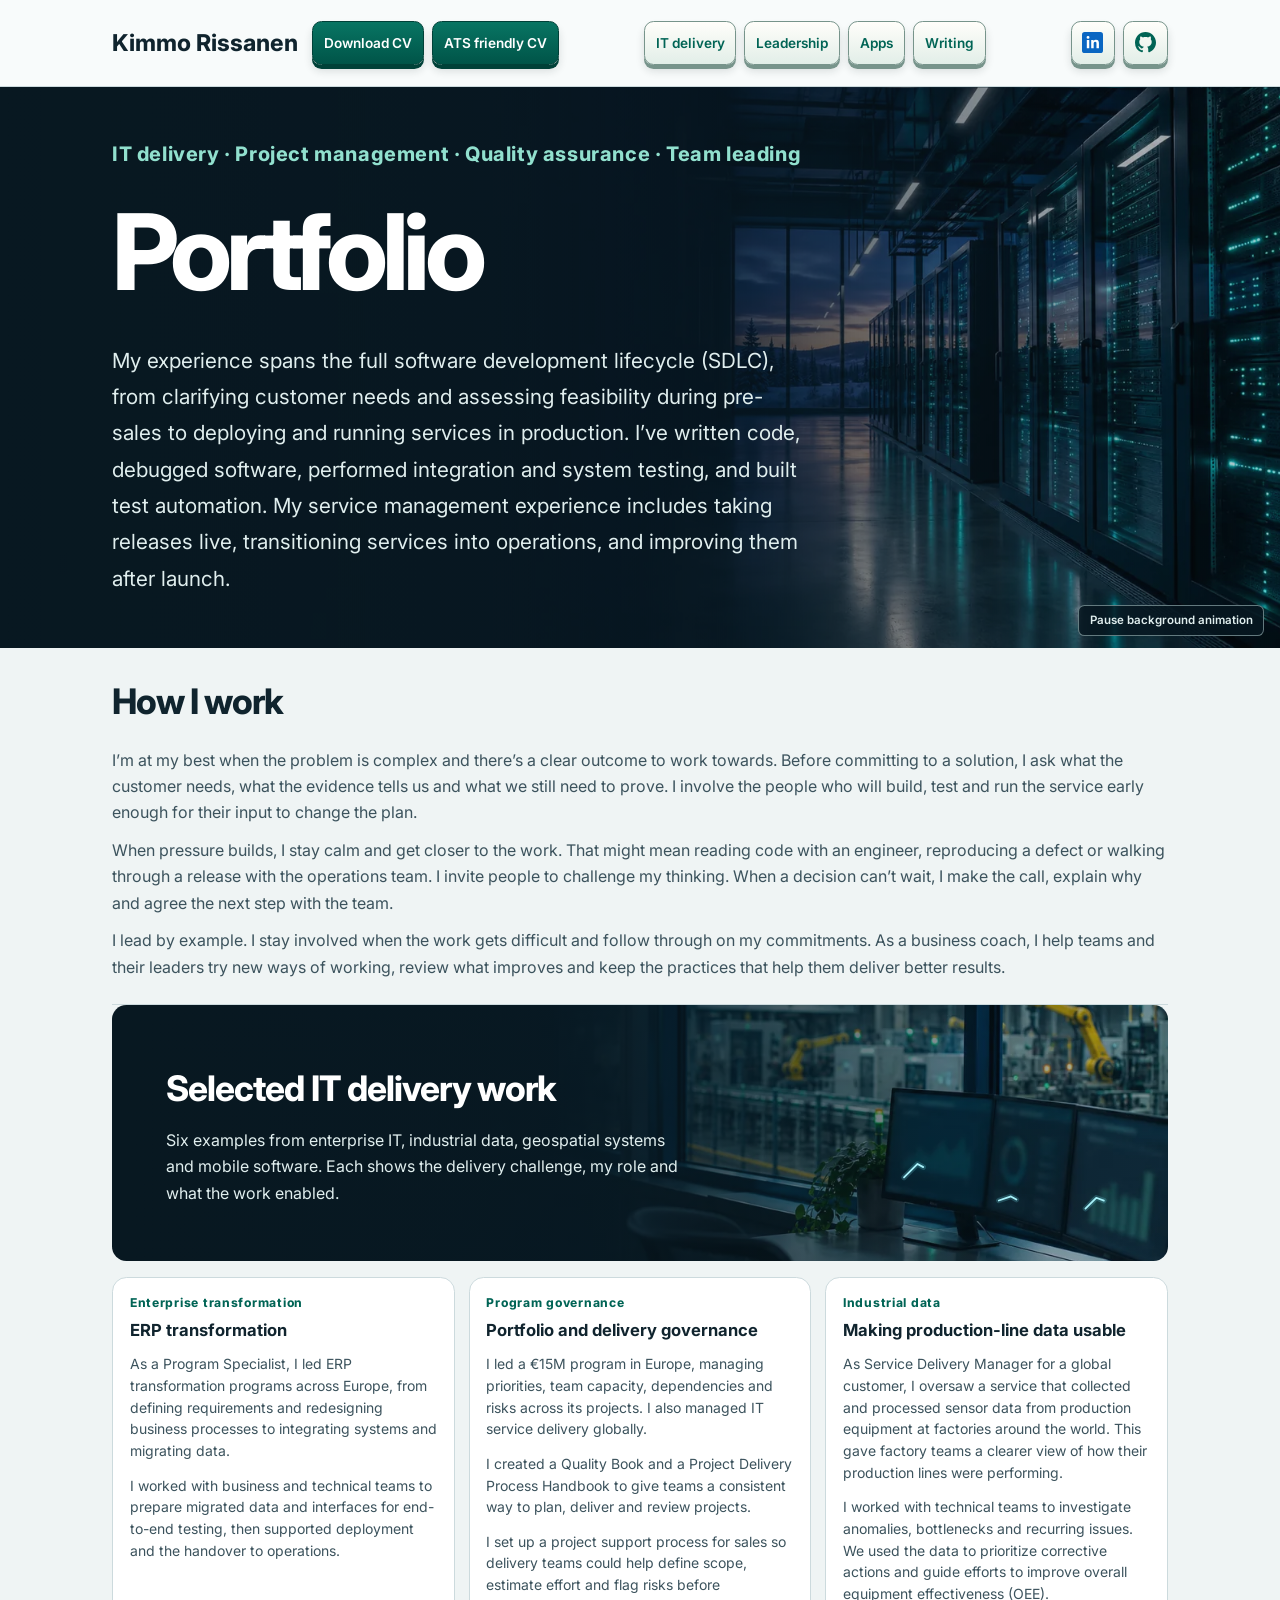
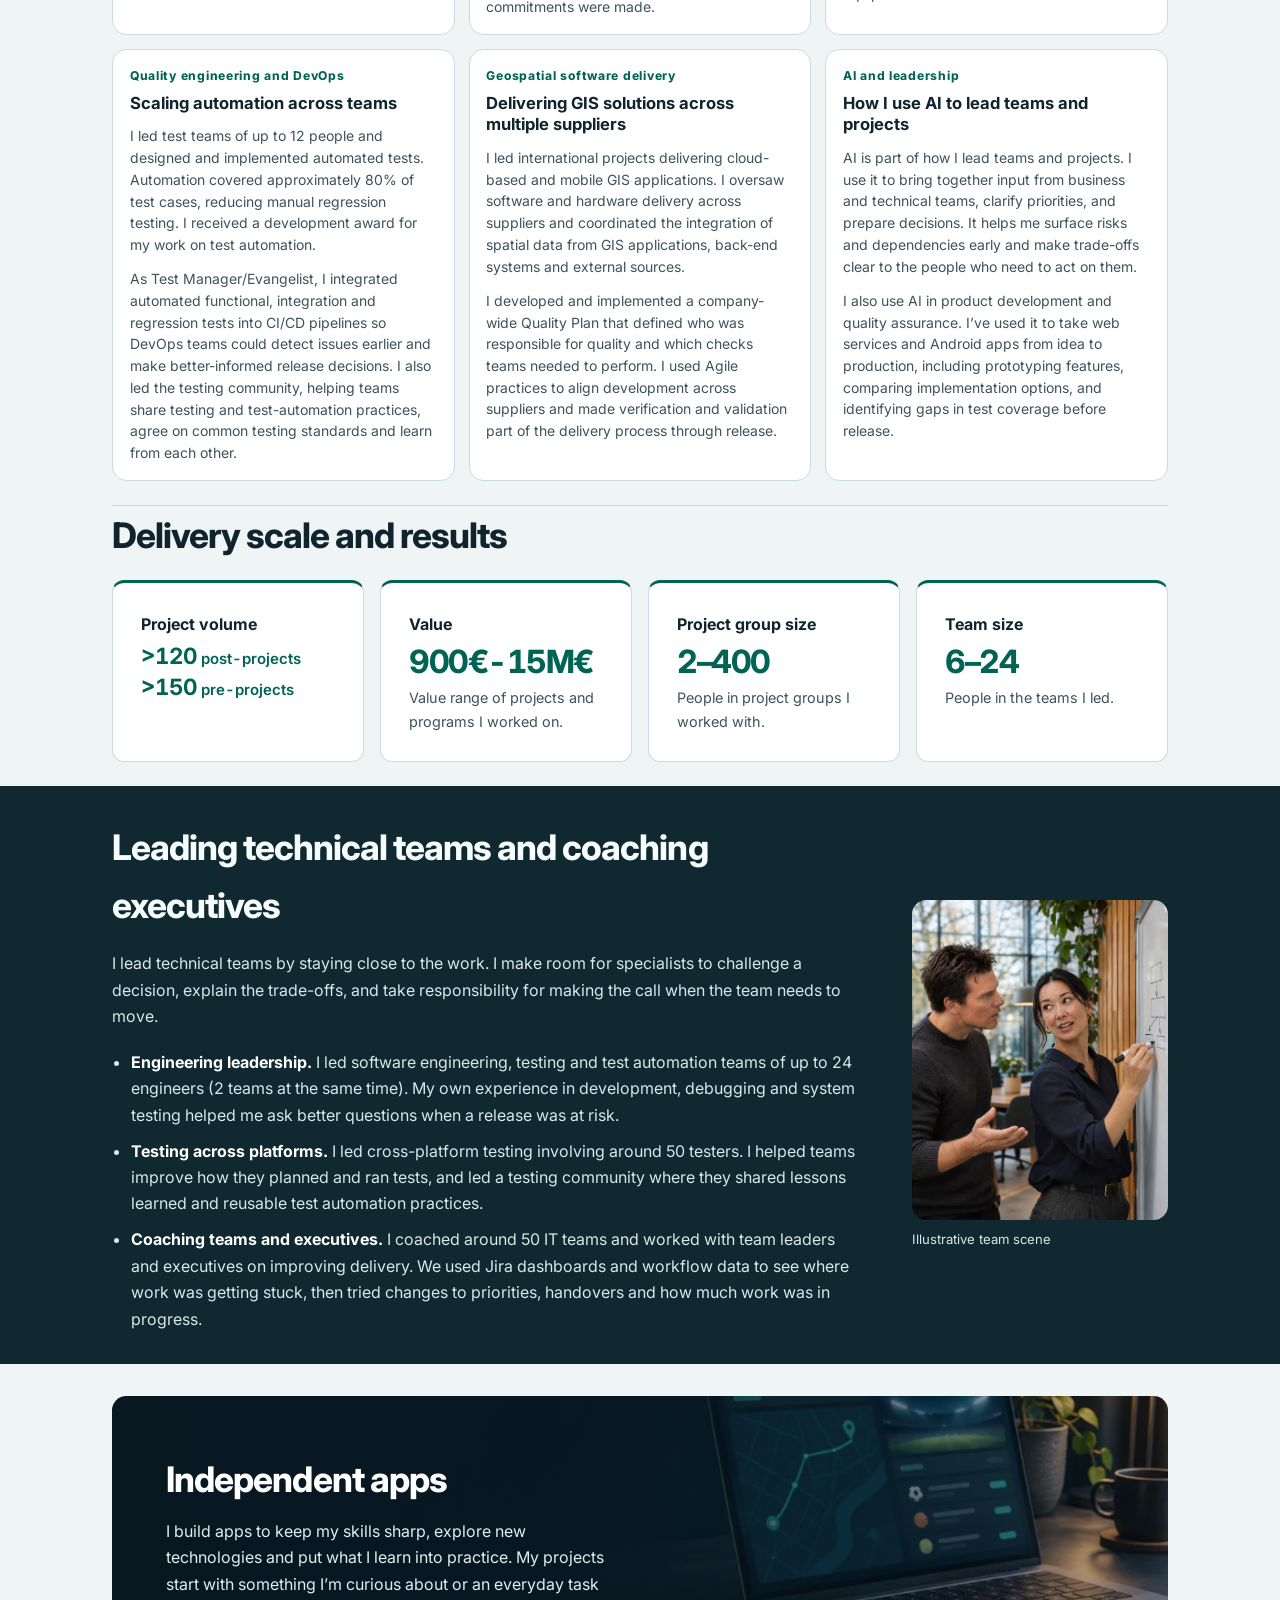
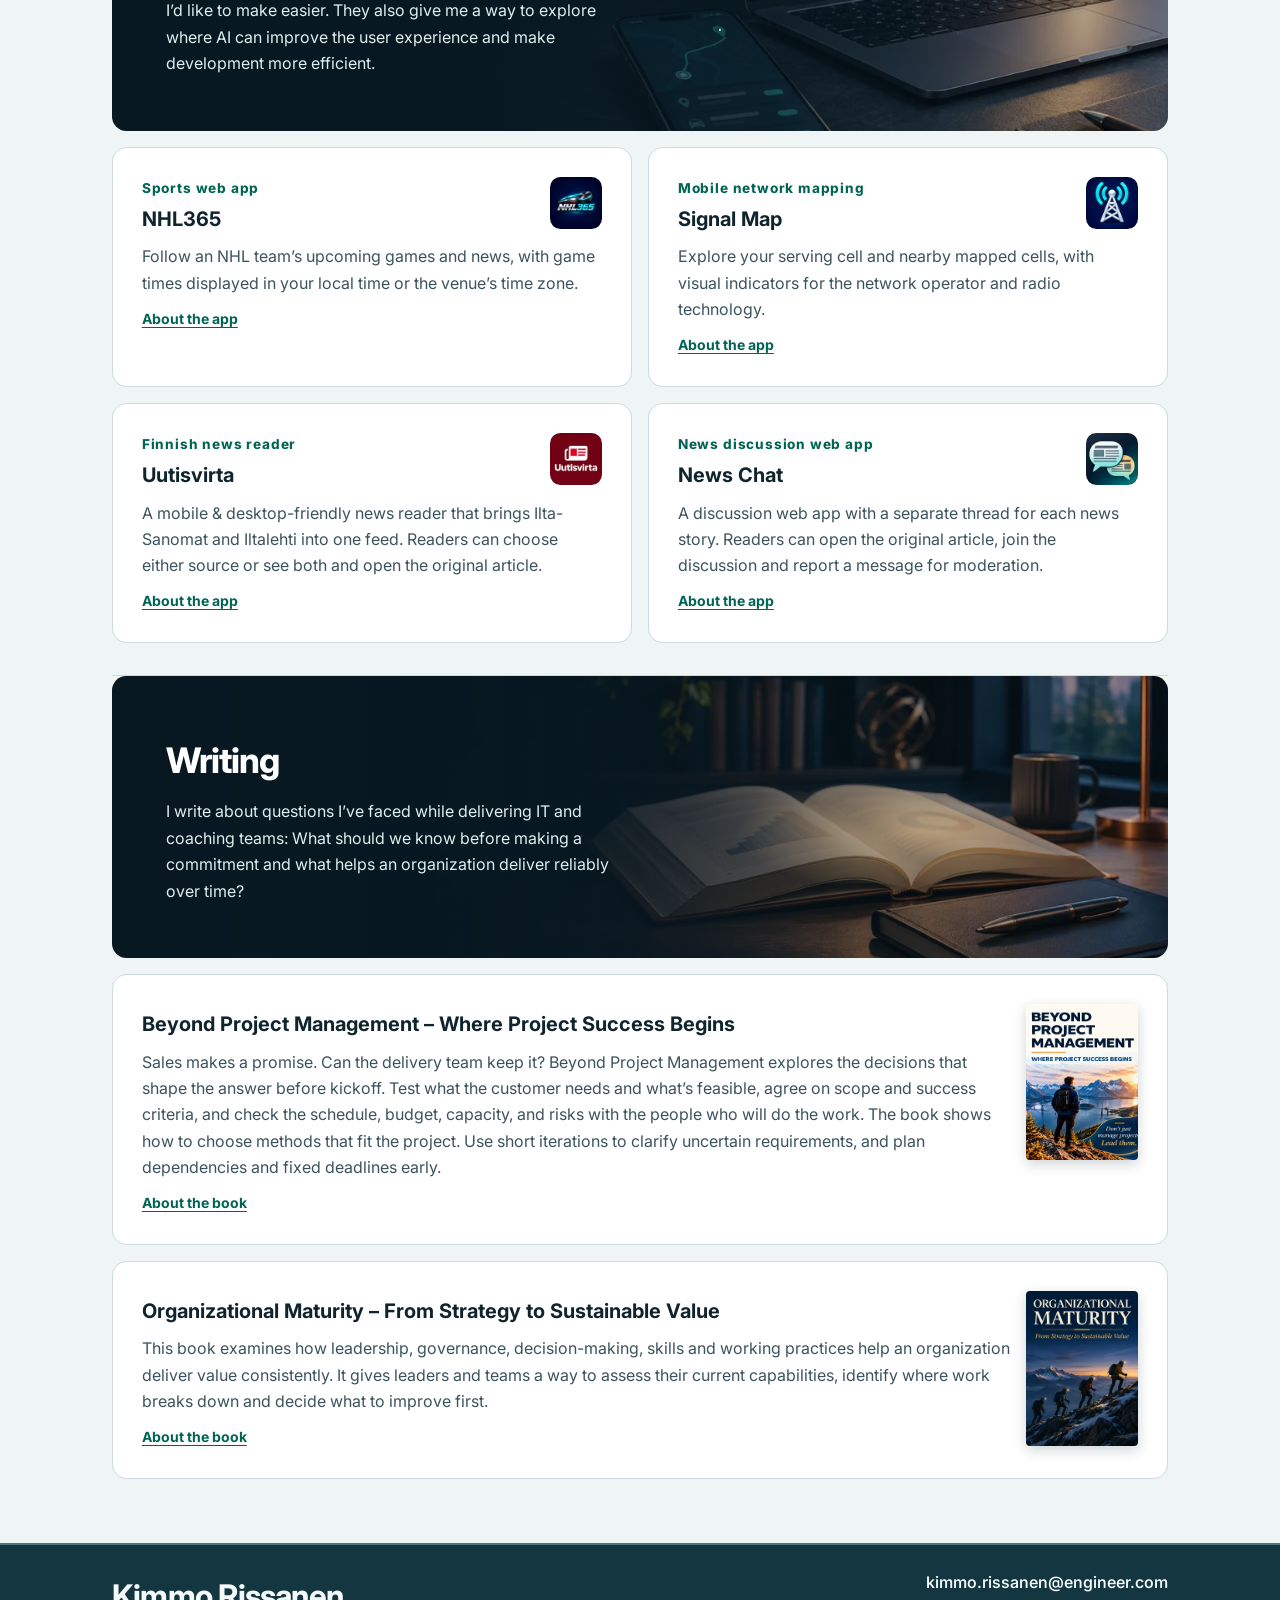
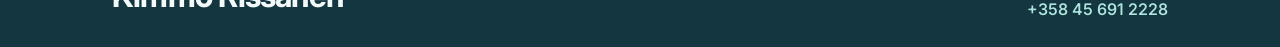
<file: index.html>
<!doctype html>
<html lang="en">
<head>
  <meta charset="utf-8">
  <meta name="viewport" content="width=device-width, initial-scale=1">
  <meta name="description" content="Kimmo Rissanen's portfolio of IT delivery, digital transformation, and software projects.">
  <title>Kimmo Rissanen | IT Delivery Portfolio</title>
  <link rel="preconnect" href="https://fonts.googleapis.com">
  <link rel="preconnect" href="https://fonts.gstatic.com" crossorigin>
  <link rel="stylesheet" href="https://fonts.googleapis.com/css2?family=Inter:wght@400..800&amp;display=swap">
  <style>
    :root {
      color-scheme: light;
      --background: #f5f4ef;
      --surface: #fffefa;
      --ink: #162624;
      --muted: #435753;
      --accent: #006455;
      --border: #cfd9d4;
    }
    * { box-sizing: border-box; }
    body {
      margin: 0;
      background: var(--background);
      color: var(--ink);
      font: 1rem/1.65 "Inter", system-ui, sans-serif;
    }
    .wrap { width: min(66rem, calc(100% - 2.5rem)); margin-inline: auto; }
    header, footer { padding-block: 1.3rem; }
    header { border-bottom: 1px solid var(--border); }
    header .wrap { display: flex; flex-wrap: wrap; justify-content: center; align-items: center; gap: 1rem clamp(1.25rem, 3vw, 2.5rem); }
    .header-identity, .header-links, .header-nav, .header-profiles {
      display: flex; flex-wrap: wrap; align-items: center; justify-content: center; gap: .7rem .5rem;
    }
    .header-identity { column-gap: .9rem; }
    header .brand { font-size: clamp(1.2rem, 2vw, 1.45rem); }
    @media (min-width: 66rem) {
      header .wrap { display: grid; grid-template-columns: auto minmax(0, 1fr) auto; }
    }
    a { color: var(--accent); text-underline-offset: .2em; }
    a:hover { text-decoration-thickness: .15em; }
    a:focus-visible { outline: 2px solid currentColor; outline-offset: 4px; }
    .brand { color: var(--ink); font-weight: 750; text-decoration: none; }
    .hero { padding-block: clamp(3rem, 8vw, 6rem) 3rem; }
    .role, .category { color: var(--accent); font-size: .85rem; font-weight: 750; letter-spacing: .06em; }
    h1, h2, h3, p { margin: 0; }
    h1 { font-size: clamp(3rem, 9.5vw, 6.6rem); line-height: 1.03; font-weight: 750; letter-spacing: -.055em; margin-block: .6rem 1rem; }
    h2 { font-size: clamp(1.55rem, 4vw, 2.2rem); font-weight: 750; letter-spacing: -.028em; margin-bottom: 1rem; }
    h3 { font-size: 1.25rem; line-height: 1.3; margin-block: .45rem .7rem; }
    p { color: var(--muted); }
    .intro { max-width: 39rem; font-size: clamp(1.05rem, 2vw, 1.3rem); }
    .top-button {
      --button-edge: #77948b;
      background: linear-gradient(#fffefa, #e2eee8);
      border: 1px solid var(--button-edge);
      border-radius: .6rem;
      box-shadow: 0 4px 0 var(--button-edge), 0 6px 9px #16262424;
      font-size: .85rem;
      font-weight: 600;
      min-height: 2.75rem;
      padding: .48rem .68rem;
      display: inline-flex;
      align-items: center;
      justify-content: center;
      text-align: center;
      text-decoration: none;
      transition: transform 120ms ease, box-shadow 120ms ease;
    }
    .header-links .top-button {
      --button-edge: #004138;
      background: linear-gradient(#087563, #005448);
      color: white;
    }
    .top-button:focus-visible { outline-color: var(--accent); outline-offset: 7px; }
    @media (hover: hover) {
      .top-button:hover {
        box-shadow: 0 5px 0 var(--button-edge), 0 8px 12px #16262430;
        transform: translateY(-1px);
      }
    }
    .top-button:active {
      box-shadow: 0 1px 0 var(--button-edge), 0 2px 3px #16262424;
      transform: translateY(3px);
    }
    @media (prefers-reduced-motion: reduce) {
      .top-button { transition: none; }
    }
    main > section + section { padding-bottom: 3rem; }
    .grid { display: grid; grid-template-columns: repeat(2, minmax(0, 1fr)); gap: 1rem; }
    article { background: var(--surface); border: 1px solid var(--border); border-radius: .9rem; padding: clamp(1.1rem, 3vw, 1.8rem); }
    article a { display: inline-block; margin-top: 1rem; font-weight: 700; }
    footer { border-top: 1px solid var(--border); }
    @media (max-width: 40rem) { .grid { grid-template-columns: 1fr; } }

    :root { --background: #eff4f4; --surface: #fff; --ink: #10242e; --muted: #3c535d; --border: #ccdadd; }
    header { background: #f8fbfb; }
    .hero {
      --hero-photo: url("[data-uri]");
      background: linear-gradient(90deg, #081821 0%, #081821ed 38%, #08182135 100%), var(--hero-photo) center / cover;
      color: #fff;
      padding-block: clamp(2.5rem, 4vw, 3.75rem);
    }
    .hero .role { color: #91e0ce; font-size: clamp(1rem, 1.8vw, 1.25rem); line-height: 1.6; letter-spacing: .03em; }
    .hero h1 { margin-block: clamp(1rem, 2.5vw, 1.75rem) clamp(1.25rem, 3vw, 2.25rem); }
    .hero .intro { color: #e0eeee; max-width: none; min-width: 0; line-height: 1.75; contain: inline-size; }
    main > .content-section { padding-block: clamp(2.5rem, 5vw, 4.25rem); }
    .content-section + .content-section { border-top: 1px solid var(--border); }
    .leadership {
      padding-block: clamp(2.5rem, 6vw, 4.5rem);
      background: #102830;
      color: #f6fbfb;
    }
    .leadership-layout { display: grid; grid-template-columns: minmax(0, 1fr) min(33.333%, 16rem); gap: clamp(1.5rem, 4vw, 3.5rem); align-items: center; }
    .leadership p, .leadership li, .leadership figcaption { color: #d8e7e8; }
    .leadership strong { color: #fff; }
    .leadership ul { margin: 1.2rem 0 0; padding-left: 1.2rem; }
    .leadership li + li { margin-top: .6rem; }
    .team-photo { margin: 0; }
    .team-photo img {
      display: block;
      width: 100%;
      height: auto;
      aspect-ratio: 4 / 5;
      object-fit: cover;
      object-position: 19% center;
      border-radius: .9rem;
    }
    .team-photo figcaption { font-size: .82rem; margin-top: .6rem; }
    @media (max-width: 46rem) {
      .leadership-layout { grid-template-columns: 1fr; }
      .team-photo { width: min(33.333%, 16rem); justify-self: center; }
      .hero { background-position: 66% center; background-image: linear-gradient(90deg, #081821f2, #081821a8), var(--hero-photo); }
    }

    .delivery-banner {
      --banner-image: url("[data-uri]");
    }
    .section-banner {
      position: relative;
      isolation: isolate;
      overflow: hidden;
      min-height: 15rem;
      display: flex;
      flex-direction: column;
      justify-content: center;
      margin-bottom: 1rem;
      padding: clamp(1.5rem, 5vw, 3.4rem);
      border-radius: .9rem;
      background: linear-gradient(90deg, #081821 0%, #081821eb 35%, #08182144 100%), var(--banner-image) center / cover, #081821;
      color: #fff;
    }
    .section-banner > :is(h2, p) { position: relative; z-index: 1; }
    .section-banner h2 { margin-bottom: .6rem; }
    .banner-motion { display: none; }
    @media (min-width: 46.01rem) and (prefers-reduced-motion: no-preference) {
      .banner-motion {
        position: absolute;
        inset: 0;
        display: block;
        width: 100%;
        height: 100%;
        pointer-events: none;
      }
      .delivery-signal { animation: delivery-signal 6s linear infinite; }
      .delivery-monitor-middle .delivery-signal { animation-delay: -2s; }
      .delivery-monitor-right .delivery-signal { animation-delay: -4s; }
      .apps-route { animation: apps-route 7s ease-in-out infinite; }
      .apps-route--phone { animation-delay: -2s; }
      .writing-light { animation: writing-light 8s ease-in-out infinite; }
      main.banner-motion-paused .banner-motion * { animation-play-state: paused; }
    }
    @keyframes delivery-signal {
      0% { stroke-dashoffset: 100; opacity: 0; }
      15%, 70% { opacity: .8; }
      100% { stroke-dashoffset: -20; opacity: 0; }
    }
    @keyframes apps-route {
      0%, 12% { stroke-dashoffset: 100; opacity: 0; }
      26% { opacity: .85; }
      64%, 80% { stroke-dashoffset: 0; opacity: .85; }
      100% { stroke-dashoffset: 0; opacity: 0; }
    }
    @keyframes writing-light {
      0%, 100% { opacity: .18; }
      50% { opacity: .72; }
    }
    .section-banner p { max-width: 32rem; color: #e0eeee; }
    .delivery-grid article > p + p { margin-top: .8rem; }
    @media (max-width: 40rem) {
      .section-banner {
        min-height: 13rem;
        background-image: linear-gradient(90deg, #081821f2, #0818219c), var(--banner-image);
        background-position: 64% center;
      }
    }

    .section-banner--compact { min-height: clamp(10rem, 20vw, 13rem); }
    .section-banner--compact h2 { margin-bottom: 0; }
    .apps-banner .apps-intro, .writing-banner .writing-intro { margin-top: .6rem; max-width: 28rem; }
    .apps-banner { --banner-image: url("[data-uri]"); }
    .writing-banner { --banner-image: url("[data-uri]"); }
    .delivery-grid { gap: .85rem; }
    .delivery-grid article { padding: 1.05rem; font-size: .875rem; line-height: 1.55; }
    .delivery-grid h3 { font-size: 1.04rem; }
    .delivery-grid .category { font-size: .76rem; }
    @media (min-width: 56rem) {
      .delivery-grid { grid-template-columns: repeat(3, minmax(0, 1fr)); }
    }
    @media (max-width: 40rem) {
      .header-identity { flex-basis: 100%; }
      .delivery-grid article { font-size: .9375rem; line-height: 1.6; }
    }
    .app-heading, .book-card {
      display: grid;
      grid-template-columns: minmax(0, 1fr) auto;
      gap: 1rem;
      align-items: start;
    }
    #apps .app-icon {
      display: grid;
      place-items: center;
      margin: 0;
      width: 3.25rem;
      height: 3.25rem;
      border-radius: .65rem;
      transition: transform .15s ease;
    }
    #apps .app-icon img { display: block; width: 100%; height: auto; border-radius: inherit; }
    @media (hover: hover) and (prefers-reduced-motion: no-preference) {
      #apps .app-icon:hover { transform: translateY(-2px); }
    }
    .book-list { display: grid; gap: 1rem; }
    .book-card figure { margin: 0; width: clamp(4rem, 18vw, 7rem); }
    .book-card img {
      display: block;
      width: 100%;
      height: auto;
      aspect-ratio: 18 / 25;
      object-fit: cover;
      border-radius: .25rem;
      box-shadow: 0 4px 13px #10242e33;
    }
    .hero { position: relative; isolation: isolate; overflow: hidden; background-position: center; }
    .hero > .wrap { position: relative; display: grid; grid-template-columns: minmax(0, max-content); }
    .server-lights { position: absolute; inset: 0; width: 100%; height: 100%; pointer-events: none; opacity: 0; }
    .server-lights circle { opacity: 0; }
    .motion-button { display: none; }
    @media (min-width: 46.01rem) and (prefers-reduced-motion: no-preference) {
      .hero.has-motion .server-lights { opacity: 1; }
      .hero.has-motion .server-lights circle { animation: server-pulse 3.8s ease-in-out infinite; }
      .hero.has-motion .server-lights circle:nth-child(2n) { animation-duration: 4.7s; animation-delay: -1.3s; }
      .hero.has-motion .server-lights circle:nth-child(3n) { animation-delay: -2.6s; }
      .hero.has-motion .server-lights circle:nth-child(5n) { animation-duration: 5.3s; animation-delay: -3.4s; }
      .hero.has-motion .server-lights circle:nth-child(7n) { animation-duration: 3.2s; animation-delay: -.7s; }
      .hero.motion-paused .server-lights circle { animation: none; }
      .hero.has-motion .motion-button:not([hidden]) {
        display: block;
        position: absolute;
        z-index: 1;
        right: 1rem;
        bottom: .75rem;
        padding: .45rem .65rem;
        border: 1px solid #92abafaa;
        border-radius: .4rem;
        color: #e0eeee;
        background: #081821d9;
        font: 600 .72rem/1.35 Inter, system-ui, sans-serif;
        cursor: pointer;
      }
      .motion-button:focus-visible { outline: 2px solid #91e0ce; outline-offset: 3px; }
    }
    @media (max-width: 46rem) {
      .hero { background-position: 66% center; }
    }
    @keyframes server-pulse {
      0%, 30%, 78%, 100% {
        fill: #031719;
        filter: drop-shadow(0 0 2px transparent);
        opacity: 1;
      }
      39%, 67% {
        fill: #fff;
        filter: drop-shadow(0 0 2px #40ffee);
        opacity: 1;
      }
    }
    article h3 .detail-link { display: inline; margin: 0; font-weight: inherit; color: inherit; text-decoration: none; }
    article h3 .detail-link:hover, article h3 .detail-link:focus-visible { text-decoration: underline; }
    article .detail-more { margin-top: .65rem; font-size: .875rem; }
    #how-i-work .work-style-copy { width: 100%; max-width: none; }
    .work-style-copy p + p { margin-top: .7rem; }
    main > :is(#delivery, #delivery-metrics, #writing) { padding-block-start: 0; }
    main > #how-i-work { padding-block: clamp(1rem, 2.5vw, 1.5rem); }
    main > :is(#delivery, #delivery-metrics) { padding-block-end: clamp(1rem, 2.5vw, 1.5rem); }
    main > :is(#leadership, #apps) { padding-block: clamp(1.25rem, 3vw, 2rem); }
    .site-footer {
      padding-block: clamp(1rem, 3vw, 1.65rem);
      background: #133640;
      border-top: 2px solid #49777b;
      color: #f4faf9;
    }
    .footer-contact {
      display: grid;
      grid-template-columns: minmax(0, 1fr) minmax(0, auto);
      align-items: center;
      gap: .65rem 1.5rem;
    }
    .footer-name {
      color: inherit;
      font-size: clamp(1.5rem, 3vw, 1.95rem);
      font-weight: 720;
      letter-spacing: -.025em;
      line-height: 1.2;
    }
    .footer-links {
      display: grid;
      justify-items: end;
      gap: .2rem;
      text-align: right;
    }
    .footer-links a {
      color: inherit;
      font-weight: 550;
      line-height: 1.45;
      text-decoration: none;
      overflow-wrap: anywhere;
    }
    .footer-links .footer-phone { color: #afe6df; }
    .footer-links a:hover, .footer-links a:focus-visible { text-decoration: underline; }
    @media (max-width: 34rem) {
      .footer-contact { grid-template-columns: minmax(0, 1fr); }
      .footer-links { justify-items: start; text-align: left; }
    }
    .delivery-metrics-grid {
      display: grid;
      grid-template-columns: repeat(4, minmax(0, 1fr));
      gap: 1rem;
      margin: 0;
    }
    .delivery-metrics-grid > div {
      display: flex;
      flex-direction: column;
      gap: .4rem;
      padding: clamp(1.25rem, 3vw, 1.75rem);
      background: var(--surface);
      border: 1px solid var(--border);
      border-top: 3px solid var(--accent);
      border-radius: .75rem;
    }
    .delivery-metrics-grid dt { font-weight: 700; }
    .delivery-metrics-grid dd { margin: 0; }
    .delivery-metric-value {
      color: var(--accent);
      font-size: clamp(2rem, 4vw, 3rem);
      font-weight: 750;
      font-variant-numeric: tabular-nums;
      line-height: 1.1;
      letter-spacing: -.045em;
    }
    .delivery-metric-context { color: var(--muted); font-size: .9rem; }
    @media (max-width: 60rem) {
      .delivery-metrics-grid { grid-template-columns: repeat(2, minmax(0, 1fr)); }
    }
    @media (max-width: 40rem) {
      .delivery-metrics-grid { grid-template-columns: 1fr; }
    }
    .delivery-metric-value.project-count {
      font-size: clamp(.8rem, 1.25vw, .9375rem);
      letter-spacing: normal;
      font-weight: 600;
      white-space: nowrap;
    }
    .project-count strong { font-size: clamp(1.15rem, 1.75vw, 1.55rem); }
    .delivery-metric-value:not(.project-count) { font-size: clamp(1.4rem, 2.5vw, 2.05rem); white-space: nowrap; }
  </style>
  <script defer src="https://cloud.umami.is/script.js" data-website-id="f8c44266-e617-4fc1-918c-865ecae966a9"></script>
</head>
<body>
  <header>
    <div class="wrap">
      <div class="header-identity">
        <a class="brand" href="#top" data-portfolio-event="nav-top-click">Kimmo Rissanen</a>
        <div class="header-links" role="group" aria-label="CV downloads">
          <a class="top-button" href="CV_KimmoRissanen.pdf" download data-portfolio-event="cv-click">Download CV</a>
          <a class="top-button" href="CV_KimmoRissanenATSLong.pdf" download id="ats-cv-download" data-portfolio-event="ats-cv-click">ATS friendly CV</a>
        </div>
      </div>
      <nav class="header-nav" aria-label="Portfolio">
        <a class="top-button" href="#delivery" data-portfolio-event="nav-delivery-click">IT delivery</a>
        <a class="top-button" href="#leadership" data-portfolio-event="nav-leadership-click">Leadership</a>
        <a class="top-button" href="#apps" data-portfolio-event="nav-apps-click">Apps</a>
        <a class="top-button" href="#writing" data-portfolio-event="nav-writing-click">Writing</a>
      </nav>
      <div class="header-profiles" role="group" aria-label="Profiles">
        <a class="top-button" href="https://www.linkedin.com/in/krissanen/" target="_blank" rel="noopener noreferrer" aria-label="LinkedIn" title="LinkedIn" data-portfolio-event="linkedin-profile-click">
          <svg width="21" height="21" viewBox="0 0 24 24" aria-hidden="true" focusable="false">
            <rect width="24" height="24" rx="3" fill="#0a66c2"/>
            <path fill="#fff" d="M5.5 9h2.8v9.5H5.5zM6.9 4.5a1.65 1.65 0 1 0 0 3.3 1.65 1.65 0 0 0 0-3.3zM10.5 9h2.7v1.3h.04a3 3 0 0 1 2.7-1.5c2.9 0 3.4 1.8 3.4 4.1v5.6h-2.8v-5c0-1.2-.02-2.3-1.5-2.3s-1.7 1.2-1.7 2.25v5.05h-2.8z"/>
          </svg>
        </a>
        <a class="top-button" href="https://github.com/CimiRizz" target="_blank" rel="noopener noreferrer" aria-label="GitHub" title="GitHub" data-portfolio-event="github-profile-click"><svg xmlns="http://www.w3.org/2000/svg" width="21" height="21" viewBox="0 0 16 16" aria-hidden="true" focusable="false" fill="currentColor"><path d="M6.766 11.328c-2.063-.25-3.516-1.734-3.516-3.656 0-.781.281-1.625.75-2.188-.203-.515-.172-1.609.063-2.062.625-.078 1.468.25 1.968.703.594-.187 1.219-.281 1.985-.281.765 0 1.39.094 1.953.265.484-.437 1.344-.765 1.969-.687.218.422.25 1.515.046 2.047.5.593.766 1.39.766 2.203 0 1.922-1.453 3.375-3.547 3.64.531.344.89 1.094.89 1.954v1.625c0 .468.391.734.86.547C13.781 14.359 16 11.53 16 8.03 16 3.61 12.406 0 7.984 0 3.563 0 0 3.61 0 8.031a7.88 7.88 0 0 0 5.172 7.422c.422.156.828-.125.828-.547v-1.25c-.219.094-.5.156-.75.156-1.031 0-1.64-.562-2.078-1.609-.172-.422-.36-.672-.719-.719-.187-.015-.25-.093-.25-.187 0-.188.313-.328.625-.328.453 0 .844.281 1.25.86.313.452.64.655 1.031.655s.641-.14 1-.5c.266-.265.47-.5.657-.656"/></svg></a>
      </div>
    </div>
  </header>
  <main id="top">
    <section class="hero" aria-labelledby="name">
      <svg class="server-lights" aria-hidden="true" viewBox="0 0 1680 700" preserveAspectRatio="xMidYMid slice">
        <circle cx="1241.5" cy="380.5" r="1.05"/>
        <circle cx="1241.5" cy="399.5" r="1.05"/>
        <circle cx="1241.5" cy="348.5" r="1.05"/>
        <circle cx="1241.5" cy="358.5" r="1.05"/>
        <circle cx="1239.5" cy="426.5" r="1.05"/>
        <circle cx="1239.5" cy="333.5" r="1.05"/>
        <circle cx="1241.5" cy="367.5" r="1.05"/>
        <circle cx="1239.5" cy="450.5" r="1.05"/>
        <circle cx="1316.5" cy="398.5" r="1.05"/>
        <circle cx="1316.5" cy="414.5" r="1.05"/>
        <circle cx="1325.5" cy="440.5" r="1.05"/>
        <circle cx="1322.5" cy="370.5" r="1.05"/>
        <circle cx="1323.5" cy="384.5" r="1.05"/>
        <circle cx="1325.5" cy="415.5" r="1.05"/>
        <circle cx="1325.5" cy="431.5" r="1.05"/>
        <circle cx="1315.5" cy="462.5" r="1.05"/>
        <circle cx="1358.5" cy="404.5" r="1.05"/>
        <circle cx="1370.5" cy="406.5" r="1.05"/>
        <circle cx="1377.5" cy="472.5" r="1.05"/>
        <circle cx="1358.5" cy="422.5" r="1.05"/>
        <circle cx="1357.5" cy="342.5" r="1.05"/>
        <circle cx="1376.5" cy="442.5" r="1.05"/>
        <circle cx="1357.5" cy="437.5" r="1.05"/>
        <circle cx="1372.5" cy="356.5" r="1.05"/>
        <circle cx="1358.5" cy="481.5" r="1.05"/>
        <circle cx="1372.5" cy="374.5" r="1.05"/>
        <circle cx="1432.5" cy="415.5" r="1.35"/>
        <circle cx="1457.5" cy="418.5" r="1.35"/>
        <circle cx="1432.5" cy="355.5" r="1.35"/>
        <circle cx="1430.5" cy="144.5" r="1.35"/>
        <circle cx="1432.5" cy="377.5" r="1.35"/>
        <circle cx="1430.5" cy="162.5" r="1.35"/>
        <circle cx="1458.5" cy="463.5" r="1.35"/>
        <circle cx="1432.5" cy="367.5" r="1.35"/>
        <circle cx="1432.5" cy="465.5" r="1.35"/>
        <circle cx="1432.5" cy="501.5" r="1.35"/>
        <circle cx="1432.5" cy="540.5" r="1.35"/>
        <circle cx="1451.5" cy="244.5" r="1.35"/>
        <circle cx="1454.5" cy="442.5" r="1.35"/>
        <circle cx="1432.5" cy="319.5" r="1.35"/>
        <circle cx="1584.5" cy="352.5" r="1.35"/>
        <circle cx="1592.5" cy="381.5" r="1.35"/>
        <circle cx="1621.5" cy="206.5" r="1.35"/>
        <circle cx="1663.5" cy="350.5" r="1.35"/>
        <circle cx="1622.5" cy="567.5" r="1.35"/>
        <circle cx="1592.5" cy="359.5" r="1.35"/>
        <circle cx="1622.5" cy="186.5" r="1.35"/>
        <circle cx="1622.5" cy="556.5" r="1.35"/>
        <circle cx="1617.5" cy="408.5" r="1.35"/>
        <circle cx="1663.5" cy="359.5" r="1.35"/>
        <circle cx="1645.5" cy="360.5" r="1.35"/>
        <circle cx="1621.5" cy="24.5" r="1.35"/>
        <circle cx="1613.5" cy="362.5" r="1.35"/>
        <circle cx="1592.5" cy="261.5" r="1.35"/>
        <circle cx="1632.5" cy="182.5" r="1.35"/>
        <circle cx="1590.5" cy="93.5" r="1.35"/>
        <circle cx="1619.5" cy="617.5" r="1.35"/>
        <circle cx="1662.5" cy="172.5" r="1.35"/>
        <circle cx="1662.5" cy="193.5" r="1.35"/>
        <circle cx="1606.5" cy="351.5" r="1.35"/>
        <circle cx="1619.5" cy="604.5" r="1.35"/>
        <circle cx="1662.5" cy="29.5" r="1.35"/>
        <circle cx="1592.5" cy="369.5" r="1.35"/>
        <circle cx="1645.5" cy="199.5" r="1.35"/>
        <circle cx="1623.5" cy="519.5" r="1.35"/>
        <circle cx="1644.5" cy="66.5" r="1.35"/>
        <circle cx="1645.5" cy="370.5" r="1.35"/>
        <circle cx="1645.5" cy="178.5" r="1.35"/>
        <circle cx="1617.5" cy="423.5" r="1.35"/>
        <circle cx="1610.5" cy="238.5" r="1.35"/>
        <circle cx="1621.5" cy="62.5" r="1.35"/>
        <circle cx="1644.5" cy="383.5" r="1.35"/>
      </svg>
      <button class="motion-button" type="button" hidden data-portfolio-event="background-animation-click">Pause background animation</button>
      <div class="wrap">
      <p class="role">IT delivery · Project management · Quality assurance · Team leading</p>
      <h1 id="name">Portfolio</h1>
      <p class="intro">My experience spans the full software development lifecycle (SDLC), from clarifying customer needs and assessing feasibility during pre-sales to deploying and running services in production. I’ve written code, debugged software, performed integration and system testing, and built test automation. My service management experience includes taking releases live, transitioning services into operations, and improving them after launch.</p>
      </div>
    </section>
    <section class="wrap content-section" id="how-i-work" aria-labelledby="how-i-work-title">
      <h2 id="how-i-work-title">How I work</h2>
      <div class="work-style-copy">
        <p>I’m at my best when the problem is complex and there’s a clear outcome to work towards. Before committing to a solution, I ask what the customer needs, what the evidence tells us and what we still need to prove. I involve the people who will build, test and run the service early enough for their input to change the plan.</p>
        <p>When pressure builds, I stay calm and get closer to the work. That might mean reading code with an engineer, reproducing a defect or walking through a release with the operations team. I invite people to challenge my thinking. When a decision can’t wait, I make the call, explain why and agree the next step with the team.</p>
        <p>I lead by example. I stay involved when the work gets difficult and follow through on my commitments. As a business coach, I help teams and their leaders try new ways of working, review what improves and keep the practices that help them deliver better results.</p>
      </div>
    </section>
    <section class="wrap content-section" id="delivery" aria-labelledby="delivery-title">
      <div class="section-banner delivery-banner">
        <svg class="banner-motion" viewBox="0 0 780 390" preserveAspectRatio="xMidYMid slice" aria-hidden="true" focusable="false">
          <defs>
            <clipPath id="delivery-monitor"><path d="M579 168 L647 174 L643 251 L574 240 Z"/></clipPath>
            <clipPath id="delivery-monitor-middle"><path d="M654 176 L709 182 L701 261 L648 249 Z"/></clipPath>
            <clipPath id="delivery-monitor-right"><path d="M716 185 L779 195 L774 288 L709 265 Z"/></clipPath>
          </defs>
          <g clip-path="url(#delivery-monitor)" fill="none" stroke-linecap="round" stroke-linejoin="round">
            <path class="delivery-signal" d="M585 228 L595 218 L604 223 L612 211 L620 217 L630 202 L640 209" pathLength="100" stroke="#72e6f4" stroke-width="4" stroke-opacity=".2" stroke-dasharray="24 100"/>
            <path class="delivery-signal" d="M585 228 L595 218 L604 223 L612 211 L620 217 L630 202 L640 209" pathLength="100" stroke="#a8f2fa" stroke-width="1.3" stroke-dasharray="24 100"/>
          </g>
          <g class="delivery-monitor-middle" clip-path="url(#delivery-monitor-middle)" fill="none" stroke-linecap="round" stroke-linejoin="round">
            <path class="delivery-signal" d="M655 245 L664 242 L671 246 L678 235 L685 239 L692 231 L701 234" pathLength="100" stroke="#72e6f4" stroke-width="4" stroke-opacity=".2" stroke-dasharray="24 100"/>
            <path class="delivery-signal" d="M655 245 L664 242 L671 246 L678 235 L685 239 L692 231 L701 234" pathLength="100" stroke="#a8f2fa" stroke-width="1.3" stroke-dasharray="24 100"/>
          </g>
          <g class="delivery-monitor-right" clip-path="url(#delivery-monitor-right)" fill="none" stroke-linecap="round" stroke-linejoin="round">
            <path class="delivery-signal" d="M719 251 L727 243 L735 246 L742 235 L751 242 L761 227 L770 231" pathLength="100" stroke="#72e6f4" stroke-width="4" stroke-opacity=".2" stroke-dasharray="24 100"/>
            <path class="delivery-signal" d="M719 251 L727 243 L735 246 L742 235 L751 242 L761 227 L770 231" pathLength="100" stroke="#a8f2fa" stroke-width="1.3" stroke-dasharray="24 100"/>
          </g>
        </svg>
        <h2 id="delivery-title">Selected IT delivery work</h2>
        <p>Six examples from enterprise IT, industrial data, geospatial systems and mobile software. Each shows the delivery challenge, my role and what the work enabled.</p>
      </div>
      <div class="grid delivery-grid">
        <article>
          <p class="category">Enterprise transformation</p>
          <h3>ERP transformation</h3>
          <p>As a Program Specialist, I led ERP transformation programs across Europe, from defining requirements and redesigning business processes to integrating systems and migrating data. </p>
          <p>I worked with business and technical teams to prepare migrated data and interfaces for end-to-end testing, then supported deployment and the handover to operations.</p>
        </article>
        <article>
          <p class="category">Program governance</p>
          <h3>Portfolio and delivery governance</h3>
          <p>I led a €15M program in Europe, managing priorities, team capacity, dependencies and risks across its projects. I also managed IT service delivery globally.</p>
          <p>I created a Quality Book and a Project Delivery Process Handbook to give teams a consistent way to plan, deliver and review projects.</p>
          <p>I set up a project support process for sales so delivery teams could help define scope, estimate effort and flag risks before commitments were made.</p>
        </article>
        <article>
          <p class="category">Industrial data</p>
          <h3>Making production-line data usable</h3>
          <p>As Service Delivery Manager for a global customer, I oversaw a service that collected and processed sensor data from production equipment at factories around the world. This gave factory teams a clearer view of how their production lines were performing.</p>
          <p>I worked with technical teams to investigate anomalies, bottlenecks and recurring issues. We used the data to prioritize corrective actions and guide efforts to improve overall equipment effectiveness (OEE).</p>
        </article>
        <article>
          <p class="category">Quality engineering and DevOps</p>
          <h3>Scaling automation across teams</h3>
          <p>I led test teams of up to 12 people and designed and implemented automated tests. Automation covered approximately 80% of test cases, reducing manual regression testing. I received a development award for my work on test automation.</p>
          <p>As Test Manager/Evangelist, I integrated automated functional, integration and regression tests into CI/CD pipelines so DevOps teams could detect issues earlier and make better-informed release decisions. I also led the testing community, helping teams share testing and test-automation practices, agree on common testing standards and learn from each other.</p>
        </article>
        <article>
          <p class="category">Geospatial software delivery</p>
          <h3>Delivering GIS solutions across multiple suppliers</h3>
          <p>I led international projects delivering cloud-based and mobile GIS applications. I oversaw software and hardware delivery across suppliers and coordinated the integration of spatial data from GIS applications, back-end systems and external sources.</p>
          <p>I developed and implemented a company-wide Quality Plan that defined who was responsible for quality and which checks teams needed to perform. I used Agile practices to align development across suppliers and made verification and validation part of the delivery process through release.</p>
        </article>
        <article>
          <p class="category">AI and leadership</p>
          <h3>How I use AI to lead teams and projects</h3>
          <p>AI is part of how I lead teams and projects. I use it to bring together input from business and technical teams, clarify priorities, and prepare decisions. It helps me surface risks and dependencies early and make trade-offs clear to the people who need to act on them.</p>
          <p>I also use AI in product development and quality assurance. I’ve used it to take web services and Android apps from idea to production, including prototyping features, comparing implementation options, and identifying gaps in test coverage before release.</p>
        </article>
      </div>
    </section>
    <section class="wrap content-section delivery-metrics" id="delivery-metrics" aria-labelledby="delivery-metrics-title">
      <h2 id="delivery-metrics-title">Delivery scale and results</h2>
      <dl class="delivery-metrics-grid">
        <div>
          <dt>Project volume</dt>
          <dd class="delivery-metric-value project-count"><strong>&gt;120</strong> post-projects</dd>
          <dd class="delivery-metric-value project-count"><strong>&gt;150</strong> pre-projects</dd>
        </div>
        <div>
          <dt>Value</dt>
          <dd class="delivery-metric-value">900€-15M€</dd>
          <dd class="delivery-metric-context">Value range of projects and programs I worked on.</dd>
        </div>
        <div>
          <dt>Project group size</dt>
          <dd class="delivery-metric-value">2–400</dd>
          <dd class="delivery-metric-context">People in project groups I worked with.</dd>
        </div>
        <div>
          <dt>Team size</dt>
          <dd class="delivery-metric-value">6–24</dd>
          <dd class="delivery-metric-context">People in the teams I led.</dd>
        </div>
      </dl>
    </section>
    <section class="leadership" id="leadership" aria-labelledby="leadership-title">
      <div class="wrap leadership-layout">
        <div class="leadership-copy">
          <h2 id="leadership-title">Leading technical teams and coaching executives</h2>
          <p>I lead technical teams by staying close to the work. I make room for specialists to challenge a decision, explain the trade-offs, and take responsibility for making the call when the team needs to move.</p>
          <ul>
            <li><strong>Engineering leadership.</strong> I led software engineering, testing and test automation teams of up to 24 engineers (2 teams at the same time). My own experience in development, debugging and system testing helped me ask better questions when a release was at risk.</li>
            <li><strong>Testing across platforms.</strong> I led cross-platform testing involving around 50 testers. I helped teams improve how they planned and ran tests, and led a testing community where they shared lessons learned and reusable test automation practices.</li>
            <li><strong>Coaching teams and executives.</strong> I coached around 50 IT teams and worked with team leaders and executives on improving delivery. We used Jira dashboards and workflow data to see where work was getting stuck, then tried changes to priorities, handovers and how much work was in progress.</li>
          </ul>
        </div>
        <figure class="team-photo">
          <img src="screenshots/llScene.png" width="1000" height="667" alt="Two colleagues discussing a workflow at a whiteboard" loading="lazy">
          <figcaption>Illustrative team scene</figcaption>
        </figure>
      </div>
    </section>
    <section class="wrap content-section" id="apps" aria-labelledby="apps-title">
      <div class="section-banner section-banner--compact apps-banner">
        <svg class="banner-motion" viewBox="0 0 780 390" preserveAspectRatio="xMidYMid slice" aria-hidden="true" focusable="false">
          <g fill="none" stroke="#b4ffeb" stroke-linecap="round" stroke-dasharray="100" stroke-dashoffset="100">
            <path class="apps-route" d="M488 165 Q496 155 504 136 L511 118 Q531 115 544 101 L544 96" pathLength="100" stroke-width="2.2"/>
            <path class="apps-route apps-route--phone" d="M422 277 Q426 269 423 266 Q423 260 434 257 Q445 254 449 248 L449 244" pathLength="100" stroke-width="1.55"/>
          </g>
        </svg>
        <h2 id="apps-title">Independent apps</h2>
        <p class="apps-intro">I build apps to keep my skills sharp, explore new technologies and put what I learn into practice. My projects start with something I’m curious about or an everyday task I’d like to make easier. They also give me a way to explore where AI can improve the user experience and make development more efficient.</p> </div>
      <div class="grid">
        <article>
          <div class="app-heading">
            <div>
              <p class="category">Sports web app</p>
              <h3><a class="detail-link" href="nhl365.html?v=2#screenshots-title" data-portfolio-event="nhl365-title-click">NHL365</a></h3>
            </div>
            <a class="app-icon" target="_blank" rel="noopener noreferrer" href="https://nhl365.onrender.com/" aria-label="Open NHL365 (opens in a new tab)" title="Open NHL365" data-portfolio-event="nhl365-open-click">
              <img src="[data-uri]" width="128" height="128" alt="" loading="lazy">
            </a>
          </div>
          <p>Follow an NHL team’s upcoming games and news, with game times displayed in your local time or the venue’s time zone.</p>
          <a class="detail-more" href="nhl365.html?v=2#screenshots-title" aria-label="Learn more about NHL365" data-portfolio-event="nhl365-details-click">About the app</a>
        </article>
        <article>
          <div class="app-heading">
            <div>
              <p class="category">Mobile network mapping</p>
              <h3><a class="detail-link" href="signal-map.html?v=2" data-portfolio-event="signal-map-title-click">Signal Map</a></h3>
            </div>
            <a class="app-icon" href="SignalMap-0.24.apk" download aria-label="Download Signal Map for Android (APK)" title="Download Signal Map for Android (APK)" data-portfolio-event="signal-map-apk-click">
              <img src="[data-uri]" width="128" height="128" alt="" loading="lazy">
            </a>
          </div>
          <p>Explore your serving cell and nearby mapped cells, with visual indicators for the network operator and radio technology.</p>
          <a class="detail-more" href="signal-map.html?v=2" aria-label="Learn more about Signal Map" data-portfolio-event="signal-map-details-click">About the app</a>
        </article>
        <article>
          <div class="app-heading">
            <div>
              <p class="category">Finnish news reader</p>
              <h3><a class="detail-link" href="uutisvirta.html" data-portfolio-event="uutisvirta-title-click">Uutisvirta</a></h3>
            </div>
            <a class="app-icon" target="_blank" rel="noopener noreferrer" href="https://uutisvirta-7l8b.onrender.com/" aria-label="Open Uutisvirta (opens in a new tab)" title="Open Uutisvirta" data-portfolio-event="uutisvirta-open-click">
              <img src="[data-uri]" width="128" height="128" alt="" loading="lazy">
            </a>
          </div>
          <p>A mobile & desktop-friendly news reader that brings Ilta-Sanomat and Iltalehti into one feed. Readers can choose either source or see both and open the original article.</p>
          <a class="detail-more" href="uutisvirta.html" aria-label="Learn more about Uutisvirta" data-portfolio-event="uutisvirta-details-click">About the app</a>
        </article>
        <article>
          <div class="app-heading">
            <div>
              <p class="category">News discussion web app</p>
              <h3><a class="detail-link" href="news-chat.html" data-portfolio-event="news-chat-title-click">News Chat</a></h3>
            </div>
            <a class="app-icon" target="_blank" rel="noopener noreferrer" href="https://secnewschat.onrender.com/" aria-label="Open News Chat (opens in a new tab)" title="Open News Chat" data-portfolio-event="secnewschat-open-click">
              <img src="[data-uri]" width="128" height="128" alt="" loading="lazy">
            </a>
          </div>
          <p>A discussion web app with a separate thread for each news story. Readers can open the original article, join the discussion and report a message for moderation.</p>
          <a class="detail-more" href="news-chat.html" aria-label="Learn more about News Chat" data-portfolio-event="news-chat-details-click">About the app</a>
        </article>
      </div>
    </section>
    <section class="wrap content-section" id="writing" aria-labelledby="writing-title">
      <div class="section-banner section-banner--compact writing-banner">
        <svg class="banner-motion" viewBox="0 0 780 333" preserveAspectRatio="xMidYMid slice" aria-hidden="true" focusable="false">
          <defs>
            <radialGradient id="writing-page-light">
              <stop stop-color="#ffd495" stop-opacity=".48"/>
              <stop offset="1" stop-color="#ffd495" stop-opacity="0"/>
            </radialGradient>
            <clipPath id="writing-book-pages">
              <path d="M355 196 L387 163 Q482 132 513 149 Q546 132 598 151 L729 207 Q655 196 590 221 Q562 204 436 238 Z"/>
            </clipPath>
          </defs>
          <ellipse class="writing-light" cx="596" cy="178" rx="135" ry="45" fill="url(#writing-page-light)" clip-path="url(#writing-book-pages)"/>
        </svg>
        <h2 id="writing-title">Writing</h2>
        <p class="writing-intro">I write about questions I’ve faced while delivering IT and coaching teams: What should we know before making a commitment and what helps an organization deliver reliably over time?</p>
      </div>
      <div class="book-list">
      <article class="book-card">
        <div>
          <h3><a class="detail-link" href="beyond-project-management.html" data-portfolio-event="beyond-project-management-title-click">Beyond Project Management – Where Project Success Begins</a></h3>
          <p>Sales makes a promise. Can the delivery team keep it? Beyond Project Management explores the decisions that shape the answer before kickoff. Test what the customer needs and what’s feasible, agree on scope and success criteria, and check the schedule, budget, capacity, and risks with the people who will do the work. The book shows how to choose methods that fit the project. Use short iterations to clarify uncertain requirements, and plan dependencies and fixed deadlines early.</p>
          <a class="detail-more" href="beyond-project-management.html" aria-label="Learn more about Beyond Project Management – Where Project Success Begins" data-portfolio-event="beyond-project-management-details-click">About the book</a>
        </div>
        <figure>
          <img src="[data-uri]" width="309" height="400" loading="lazy" alt="Beyond Project Management: Where Project Success Begins front cover">
        </figure>
      </article>
      <article class="book-card">
        <div>
          <h3><a class="detail-link" href="organizational-maturity.html" data-portfolio-event="organizational-maturity-title-click">Organizational Maturity – From Strategy to Sustainable Value</a></h3>
          <p>This book examines how leadership, governance, decision-making, skills and working practices help an organization deliver value consistently. It gives leaders and teams a way to assess their current capabilities, identify where work breaks down and decide what to improve first.</p>
          <a class="detail-more" href="organizational-maturity.html" aria-label="Learn more about Organizational Maturity – From Strategy to Sustainable Value" data-portfolio-event="organizational-maturity-details-click">About the book</a>
        </div>
        <figure>
          <img src="[data-uri]" width="267" height="400" loading="lazy" alt="Organizational Maturity cover concept">
        </figure>
      </article>
      </div>
    </section>
  </main>
  <footer class="site-footer">
    <div class="wrap footer-contact">
      <p class="footer-name">Kimmo Rissanen</p>
      <div class="footer-links">
        <a class="footer-email" href="mailto:kimmo.rissanen@engineer.com" data-portfolio-event="email-click">kimmo.rissanen@engineer.com</a>
        <a class="footer-phone" href="tel:+358456912228" data-portfolio-event="phone-click">+358 45 691 2228</a>
      </div>
    </div>
  </footer>
  <script>
    const motionButton = document.querySelector('.motion-button');
    const heroSection = motionButton.closest('.hero');
    const main = heroSection.closest('main');
    heroSection.classList.add('has-motion');
    motionButton.hidden = false;
    motionButton.addEventListener('click', () => {
      const paused = heroSection.classList.toggle('motion-paused');
      main.classList.toggle('banner-motion-paused', paused);
      motionButton.textContent = paused ? 'Play background animation' : 'Pause background animation';
    });
  </script>
  <script>
    (() => {
      function trackClick(event) {
        const control = event.target.closest?.('[data-portfolio-event]');
        if (!control || (event.type === 'auxclick' &&
            (event.button !== 1 || !control.matches('a[href]')))) return;
        window.umami?.track(control.dataset.portfolioEvent);
      }
      document.addEventListener('click', trackClick, true);
      document.addEventListener('auxclick', trackClick, true);
    })();
  </script>
</body>
</html>
</file>
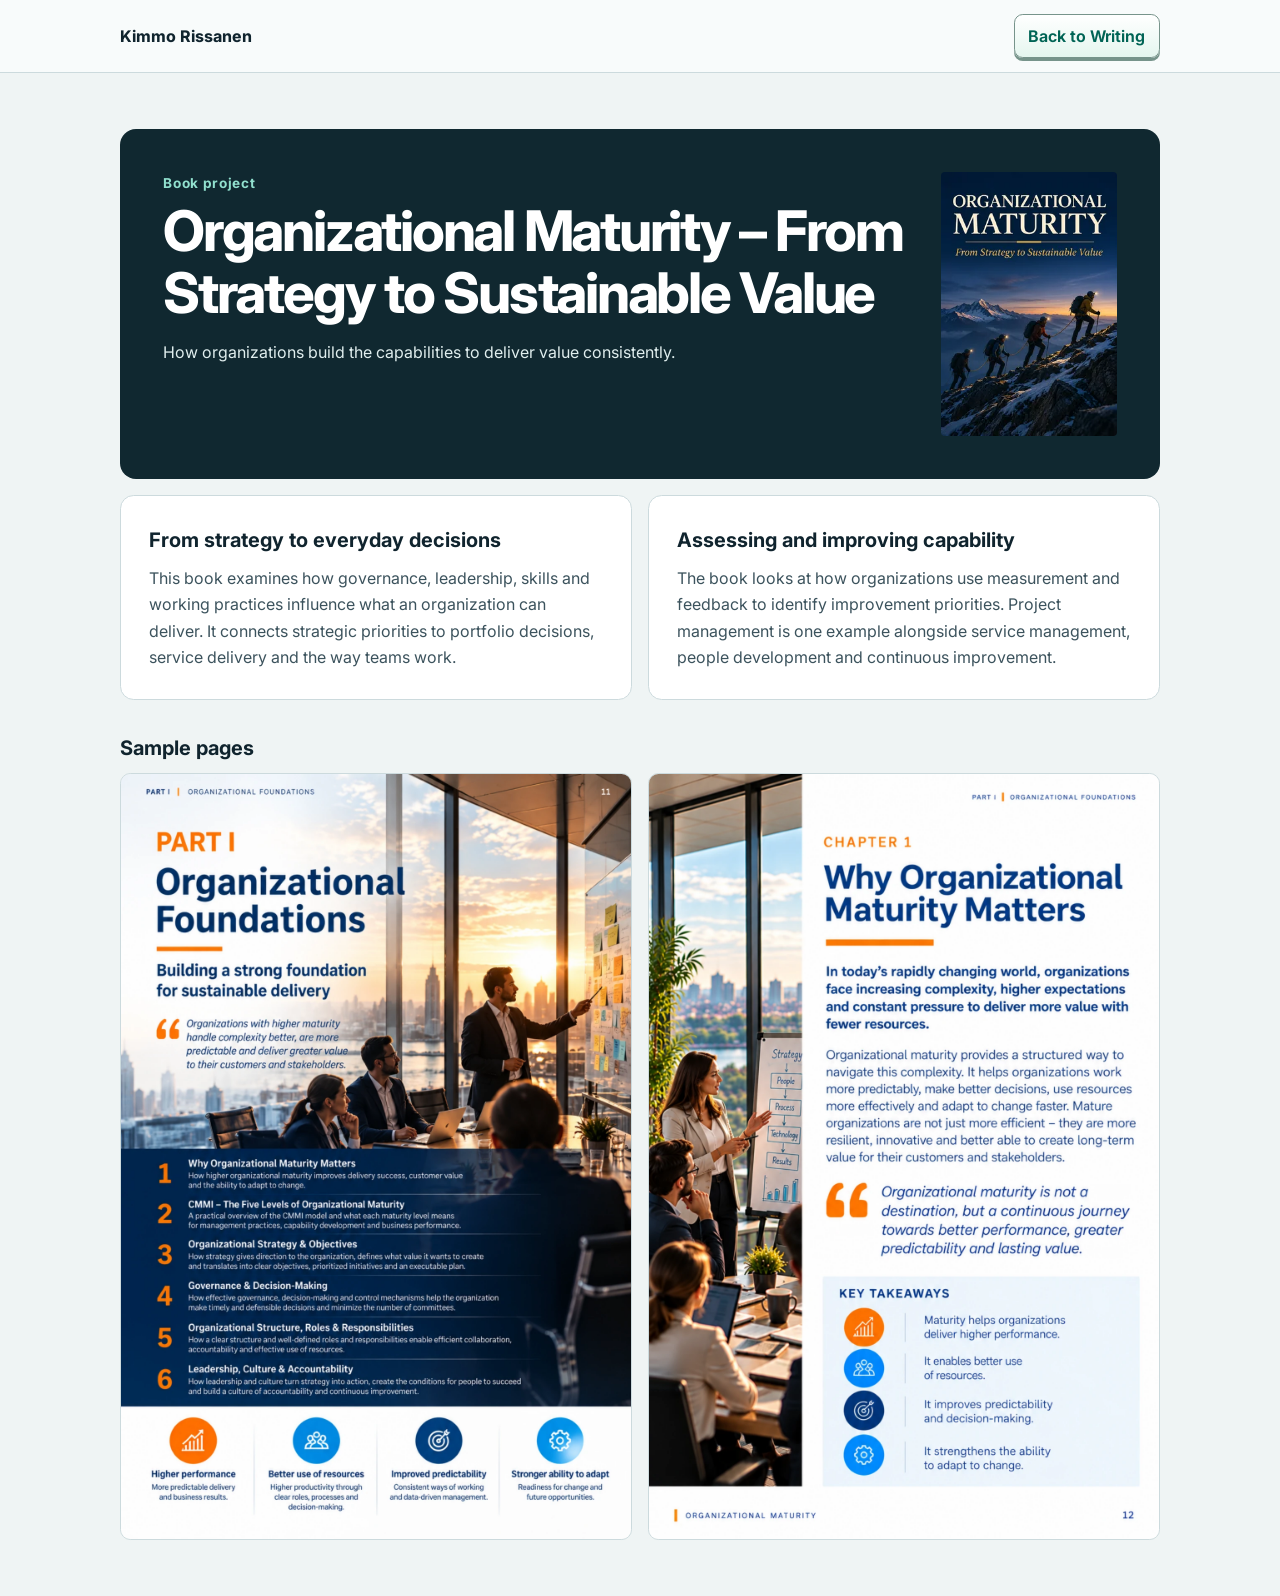
<file: organizational-maturity.html>
<!doctype html>
<html lang="en">
<head>
  <meta charset="utf-8">
  <meta name="viewport" content="width=device-width, initial-scale=1">
  <meta name="description" content="How organizations build the capabilities to deliver value consistently.">
  <title>Organizational Maturity – From Strategy to Sustainable Value | Kimmo Rissanen</title>
  <link rel="preconnect" href="https://fonts.googleapis.com">
  <link rel="preconnect" href="https://fonts.gstatic.com" crossorigin>
  <link rel="stylesheet" href="https://fonts.googleapis.com/css2?family=Inter:wght@400..800&amp;display=swap">
  <link rel="stylesheet" href="project-details.css">
  <style>
    .page-samples { margin-top: 2rem; }
    .page-samples .sample-grid { display: grid; grid-template-columns: repeat(2, minmax(0, 1fr)); gap: 1rem; }
    .sample-grid figure { margin: 0; }
    .sample-grid button { display: block; width: 100%; padding: 0; border: 1px solid #ccdadd; border-radius: .65rem; overflow: hidden; background: #fff; cursor: zoom-in; }
    .sample-grid button:focus-visible, .sample-dialog button:focus-visible { outline: 2px solid #006455; outline-offset: 4px; }
    .sample-grid img { display: block; width: 100%; height: auto; }
    .sample-grid figcaption { padding-top: .5rem; font-size: .9rem; color: #3c535d; }
    .sample-dialog { max-width: 95vw; max-height: 93vh; padding: .75rem; border: 0; border-radius: .65rem; }
    .sample-dialog::backdrop { background: #10242ed9; }
    .sample-dialog button { display: block; margin: 0 0 .5rem auto; padding: .45rem .8rem; font: inherit; cursor: pointer; }
    .sample-dialog img { display: block; max-width: 100%; height: auto; margin-inline: auto; }
    @media (max-width: 40rem) { .page-samples .sample-grid { grid-template-columns: 1fr; } }
  </style>
  <script defer src="https://cloud.umami.is/script.js" data-website-id="f8c44266-e617-4fc1-918c-865ecae966a9"></script>
</head>
<body>
  <header>
    <div class="wrap">
      <a class="brand" href="index.html" data-portfolio-event="home-click">Kimmo Rissanen</a>
      <nav aria-label="Portfolio"><a class="back-button" href="index.html#writing" data-portfolio-event="back-to-writing-click">Back to Writing</a></nav>
    </div>
  </header>
  <main class="wrap">
    <div class="intro">
      <div>
        <p class="category">Book project</p>
        <h1>Organizational Maturity – From Strategy to Sustainable Value</h1>
        <p>How organizations build the capabilities to deliver value consistently.</p>
        
      </div>
      <img class="book-cover" src="[data-uri]" width="267" height="400" alt="Organizational Maturity cover concept">
    </div>
    <div class="details">
        <section><h2>From strategy to everyday decisions</h2><p>This book examines how governance, leadership, skills and working practices influence what an organization can deliver. It connects strategic priorities to portfolio decisions, service delivery and the way teams work.</p></section>
        <section><h2>Assessing and improving capability</h2><p>The book looks at how organizations use measurement and feedback to identify improvement priorities. Project management is one example alongside service management, people development and continuous improvement.</p></section>
    </div>
    <section class="page-samples" aria-labelledby="page-samples-title">
      <h2 id="page-samples-title">Sample pages</h2>
      <div class="sample-grid">
        <figure>
          <button type="button" aria-label="Enlarge Organizational Maturity sample page 1" data-portfolio-event="sample-page-1-enlarge"><img src="screenshots/organizational-maturity-page-01.webp" width="1314" height="1700" alt="Organizational Maturity – sample page 1" loading="eager"></button>
        </figure>
        <figure>
          <button type="button" aria-label="Enlarge Organizational Maturity sample page 2" data-portfolio-event="sample-page-2-enlarge"><img src="screenshots/organizational-maturity-page-02.webp" width="1314" height="1700" alt="Organizational Maturity – sample page 2" loading="eager"></button>
        </figure>
      </div>
    </section>
  </main>
  <dialog class="sample-dialog" aria-label="Book page preview">
    <form method="dialog"><button type="submit" data-portfolio-event="image-dialog-close">Close</button></form>
    <img alt="">
  </dialog>
  <script>
    const sampleDialog = document.querySelector('.sample-dialog');
    const sampleImage = sampleDialog.querySelector('img');
    document.querySelectorAll('.sample-grid button').forEach(button => {
      button.addEventListener('click', () => {
        const thumbnail = button.querySelector('img');
        sampleImage.src = thumbnail.src;
        sampleImage.alt = thumbnail.alt;
        sampleDialog.showModal();
      });
    });
  </script>
  <script>
    (() => {
      function trackClick(event) {
        const control = event.target.closest?.('[data-portfolio-event]');
        if (!control || (event.type === 'auxclick' &&
            (event.button !== 1 || !control.matches('a[href]')))) return;
        window.umami?.track(control.dataset.portfolioEvent);
      }
      document.addEventListener('click', trackClick, true);
      document.addEventListener('auxclick', trackClick, true);
    })();
  </script>
</body>
</html>
</file>
<file: project-details.css>
* { box-sizing: border-box; }
body { margin: 0; color: #10242e; background: #eff4f4; font: 1rem/1.65 Inter, system-ui, sans-serif; }
.wrap { width: min(65rem, calc(100% - 2rem)); margin-inline: auto; }
header { background: #f8fbfb; border-bottom: 1px solid #ccdadd; }
header .wrap { min-height: 4.5rem; display: flex; align-items: center; justify-content: space-between; flex-wrap: wrap; gap: .5rem 1rem; padding-block: .65rem; }
a { color: #006455; text-underline-offset: .2em; }
a:focus-visible { outline: 2px solid currentColor; outline-offset: 4px; }
.brand { color: #10242e; font-weight: 750; text-decoration: none; }
main { padding-block: clamp(1.5rem, 5vw, 3.5rem); }
.intro { display: grid; grid-template-columns: minmax(0, 1fr) auto; gap: 1rem 2rem; align-items: start; padding: clamp(1.25rem, 4vw, 2.7rem); border-radius: 1rem; background: #102830; color: #fff; }
.category { color: #91e0ce; font-size: .85rem; font-weight: 700; letter-spacing: .05em; }
h1, h2, p, figure { margin: 0; }
h1 { margin-block: .4rem .9rem; font-size: clamp(1.9rem, 5vw, 3.5rem); font-weight: 750; line-height: 1.1; letter-spacing: -.04em; }
.intro p:not(.category) { color: #e0eeee; max-width: 39rem; }
.intro img { display: block; height: auto; width: clamp(4rem, 15vw, 8.5rem); border-radius: .55rem; }
.intro .book-cover { width: clamp(5rem, 19vw, 11rem); border-radius: .25rem; }
.action { display: inline-flex; align-items: center; min-height: 2.75rem; margin-top: 1.3rem; padding: .55rem .9rem; border-radius: .55rem; background: #e5f6ef; font-weight: 650; }
.details { display: grid; grid-template-columns: repeat(2, minmax(0, 1fr)); gap: 1rem; margin-top: 1rem; }
.details section { padding: clamp(1.1rem, 3vw, 1.75rem); border: 1px solid #ccdadd; background: #fff; border-radius: .85rem; }
h2 { font-size: 1.25rem; margin-bottom: .5rem; }
.details p { color: #3c535d; }
@media (max-width: 36rem) { .details, .intro { grid-template-columns: 1fr; } }

.back-button { display: inline-flex; align-items: center; min-height: 2.75rem; padding: .45rem .85rem; border: 1px solid #77948b; border-radius: .55rem; background: linear-gradient(#fff, #e5f6ef); box-shadow: 0 3px 0 #77948b; font-weight: 650; text-decoration: none; }
.back-button:hover { text-decoration: underline; }
.back-button:active { transform: translateY(2px); box-shadow: 0 1px 0 #77948b; }
.app-screenshots { margin-top: 2rem; }
.screenshot-grid { display: grid; grid-template-columns: repeat(auto-fit, minmax(min(100%, 22rem), 1fr)); align-items: start; gap: 1rem; }
.screenshot-grid a { display: block; border-radius: .65rem; }
.screenshot-grid img { display: block; width: 100%; height: auto; border: 1px solid #ccdadd; border-radius: .65rem; }

.intro .app-launch {
  color: #fff;
  background: linear-gradient(#087563, #005448);
  border: 1px solid #004138;
  box-shadow: 0 4px 0 #004138, 0 6px 9px #08182155;
  text-decoration: none;
  transition: transform 120ms ease, box-shadow 120ms ease;
}
@media (hover: hover) {
  .intro .app-launch:hover {
    transform: translateY(-1px);
    box-shadow: 0 5px 0 #004138, 0 7px 12px #08182166;
  }
}
.intro .app-launch:active {
  transform: translateY(3px);
  box-shadow: 0 1px 0 #004138;
}
.intro .app-launch:focus-visible {
  outline: 2px solid #91e0ce;
  outline-offset: 5px;
}
.app-detail-intro > .app-launch {
  grid-column: 1 / -1;
  justify-self: end;
  margin: 0;
}
@media (prefers-reduced-motion: reduce) {
  .intro .app-launch { transition: none; }
}
</file>
